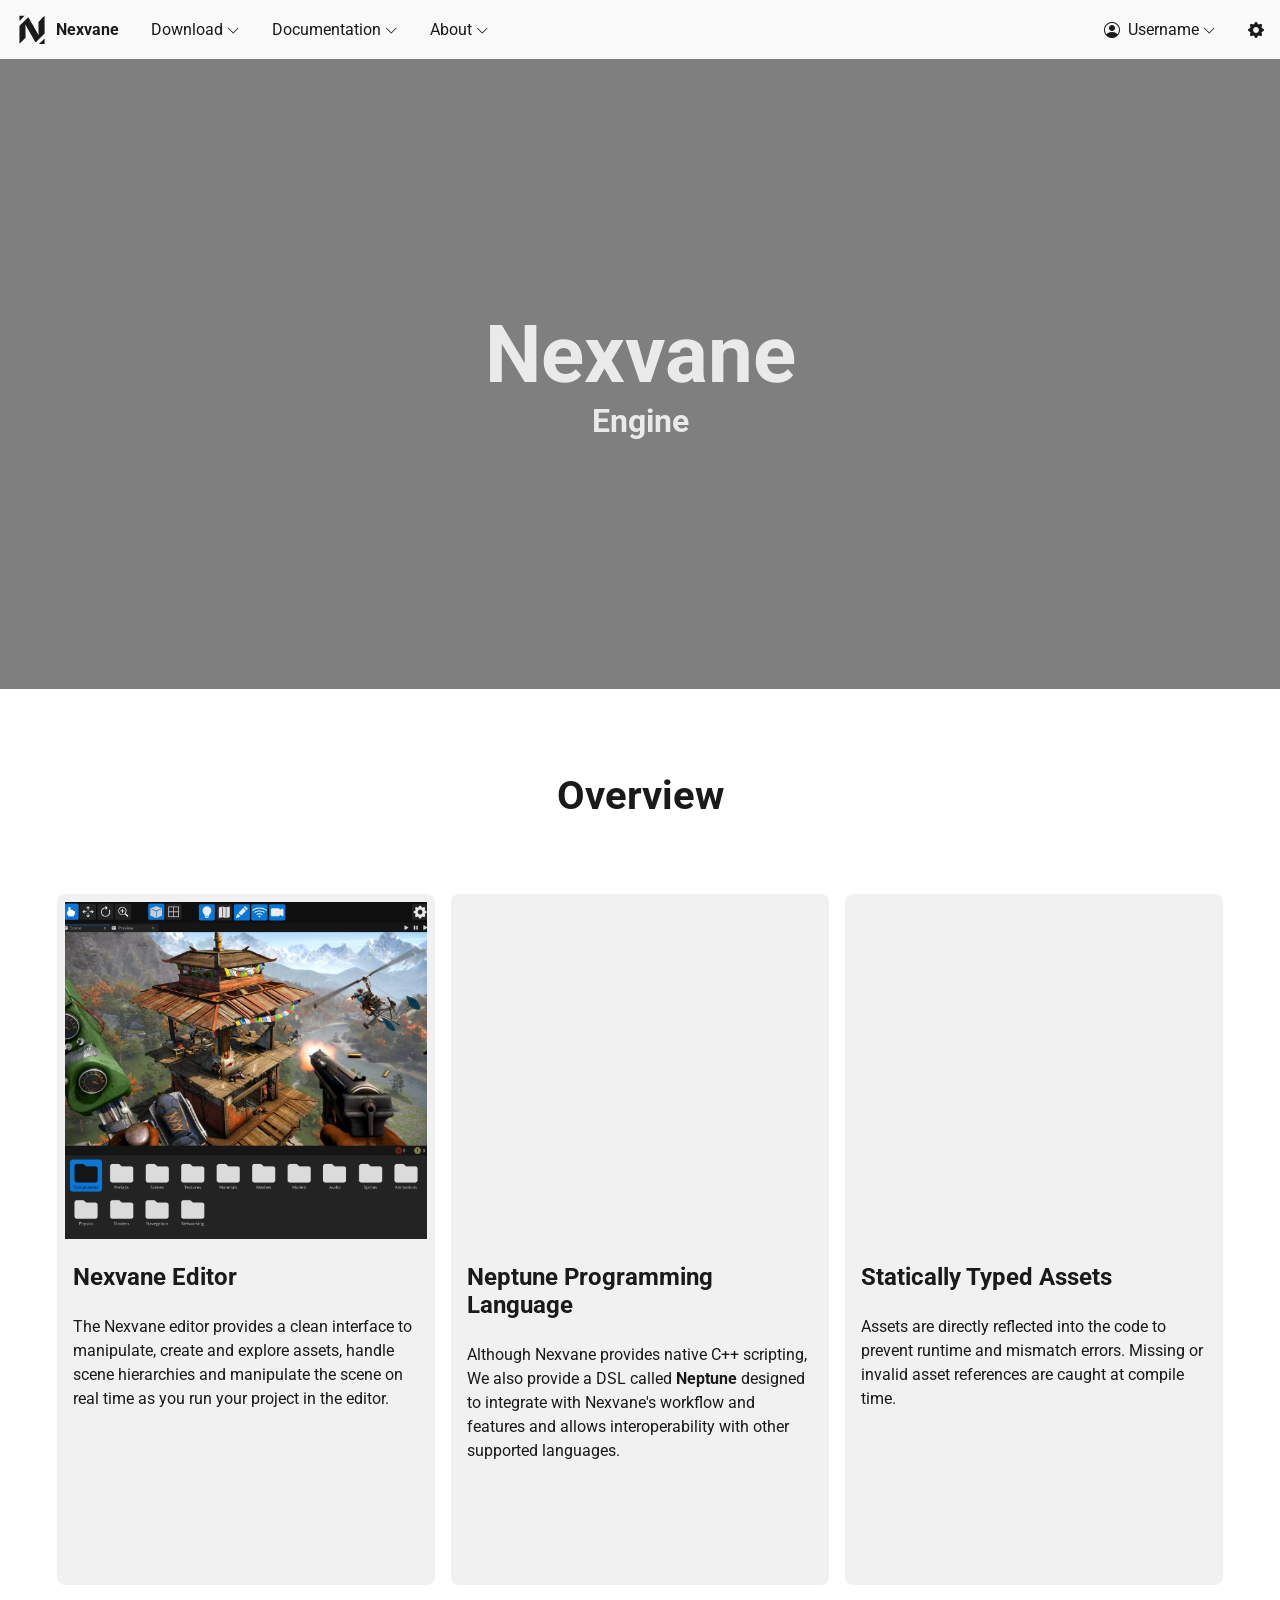
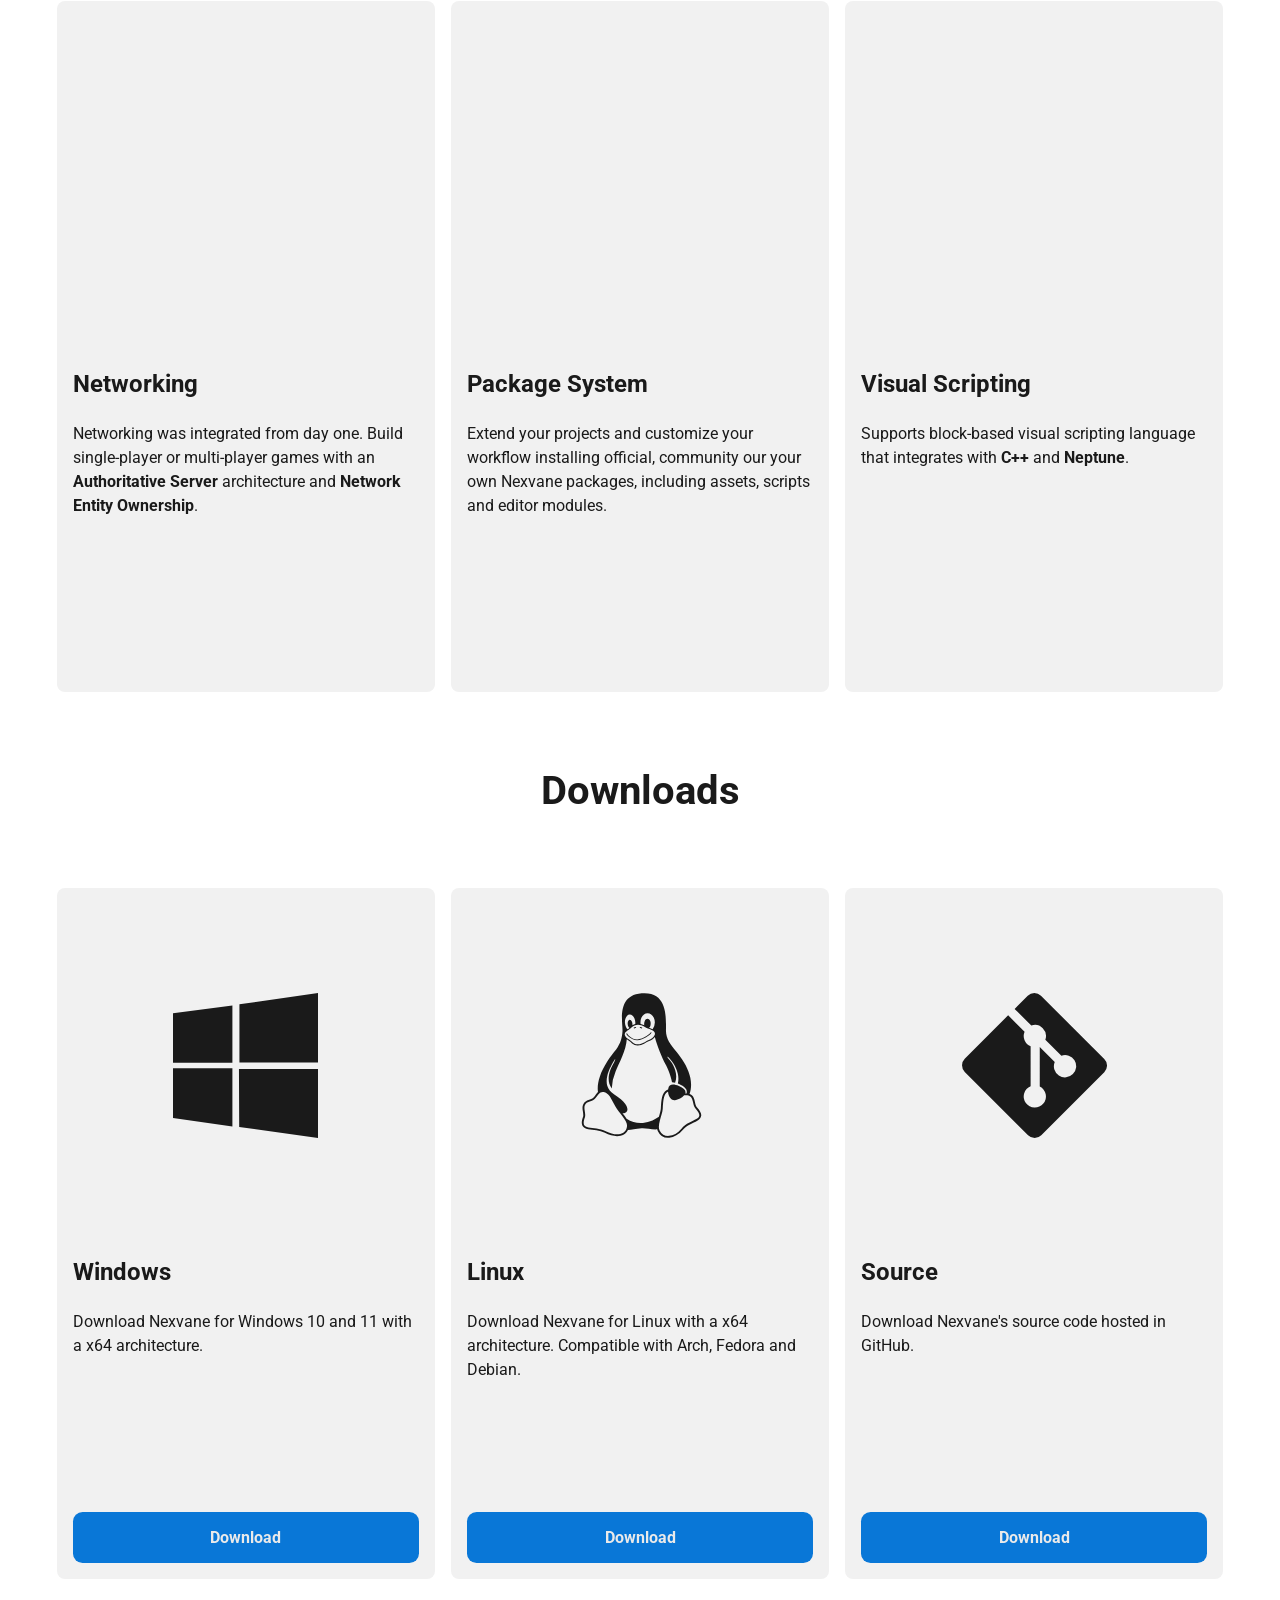
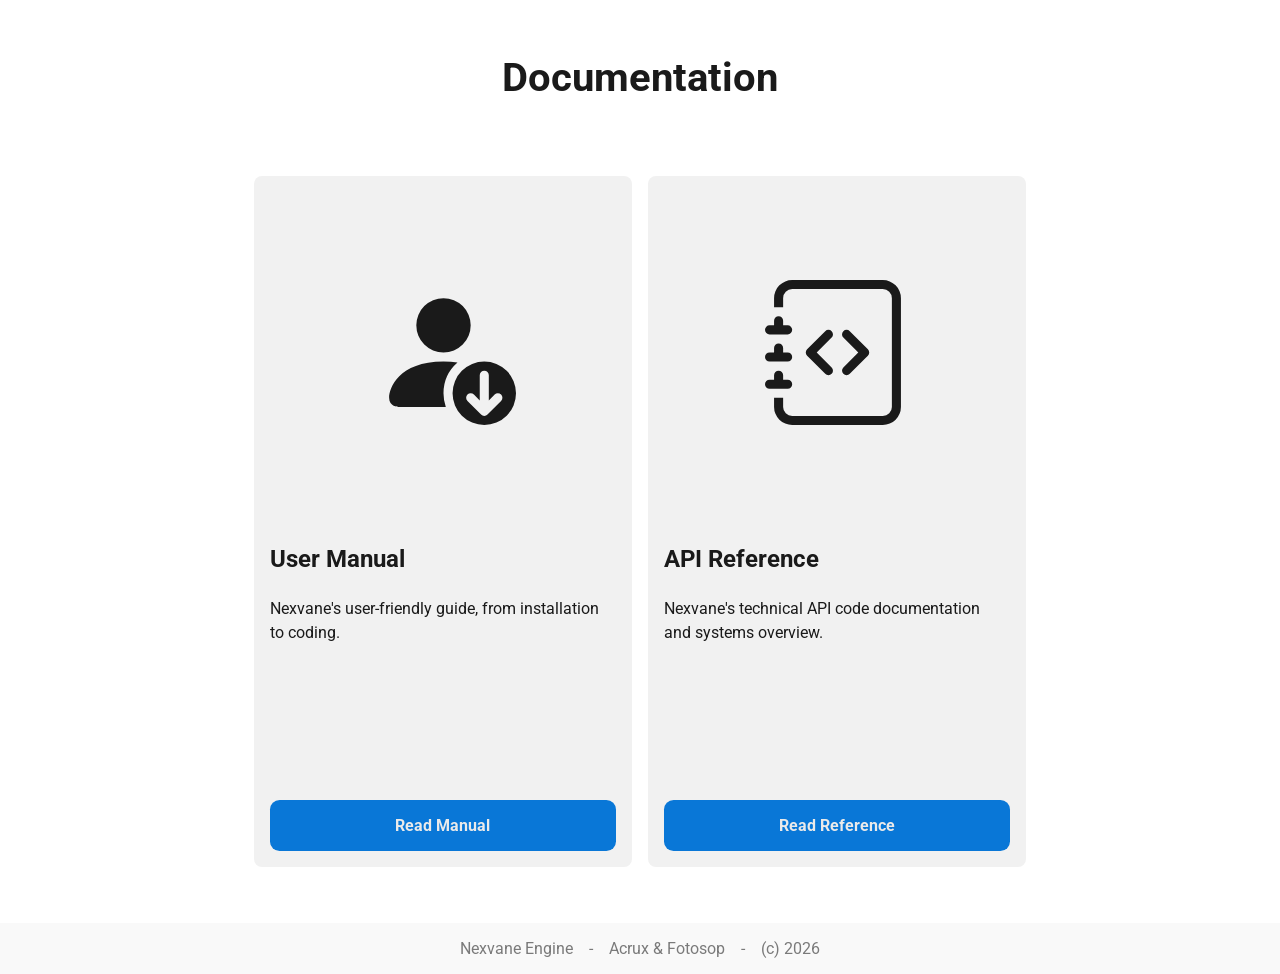
<file: index.html>
<html>
	<head>
		<meta charset="UTF-8">
		<meta name="viewport" content="width=device-width, initial-scale=1.0">
		<!-- How many directories deep this file lives, as a relative
		     prefix — '' at the project root, '../' one level down (e.g.
		     about/engine.html), '../../' two levels down, etc. Every
		     script that builds a link/asset path (nav, sidebar, search)
		     reads this instead of assuming the site is hosted at a
		     domain's root, so the same scripts work unmodified whether
		     this is served from a root domain, a sub-path, or opened
		     straight from disk. -->
		<script>window.SITE_BASE = '';</script>
		<!-- This page's own lang JSON sidecar (see scripts/lang.js for
		     why this can't just be derived from the URL). -->
		<script>window.PAGE_LANG_JSON = 'index.json';</script>
		<link rel="preconnect" href="https://fonts.googleapis.com">
		<link rel="preconnect" href="https://fonts.gstatic.com" crossorigin>
		<link href="https://fonts.googleapis.com/css2?family=Roboto:ital,wght@0,100..900;1,100..900&display=swap" rel="stylesheet">

		<link rel="stylesheet" href="https://cdn.jsdelivr.net/npm/bootstrap-icons@1.13.1/font/bootstrap-icons.min.css">

		<link rel="stylesheet" href="styles/base.css"/>
		<link rel="stylesheet" href="styles/index.css"/>
		<title>Nexvane Engine</title>
	</head>

	<body>
		<nexvane-nav></nexvane-nav>

		<main>
			<div class="banner darkened-banner" id="index-banner">
				<p class="banner-title">Nexvane</p>
				<p class="banner-subheading">Engine</p>
			</div>

			<div class="padded">
				<h1 lang="section-overview">Overview</h1>
				<div class="card-container" id="card-container-main">
					<div class="card">
						<div class="card-top" id="card-image-editor"></div>
						<div class="card-bottom">
							<p class="card-title" lang="card-editor-title"></p>
							<p class="card-text" lang="card-editor-description"></p>
						</div>
					</div>
					<div class="card">
						<div class="card-top" id="card-image-neptune"></div>
						<div class="card-bottom">
							<p class="card-title" lang="card-neptune-title"></p>
							<p class="card-text" lang="card-neptune-description"></p>
						</div>
					</div>
					<div class="card">
						<div class="card-top" id="card-image-assets"></div>
						<div class="card-bottom">
							<p class="card-title" lang="card-sat-title"></p>
							<p class="card-text" lang="card-sat-description"></p>
						</div>
					</div>
					<div class="card">
						<div class="card-top" id="card-image-network"></div>
						<div class="card-bottom">
							<p class="card-title" lang="card-net-title"></p>
							<p class="card-text" lang="card-net-description"></p>
						</div>
					</div>
					<div class="card">
						<div class="card-top" id="card-image-packages"></div>
						<div class="card-bottom">
							<p class="card-title" lang="card-packages-title"></p>
							<p class="card-text" lang="card-packages-description"></p>
						</div>
					</div>
					<div class="card">
						<div class="card-top" id="card-image-vis"></div>
						<div class="card-bottom">
							<p class="card-title" lang="card-vis-title"></p>
							<p class="card-text" lang="card-vis-description"></p>
						</div>
					</div>
				</div>

				<h1 lang="section-downloads">Downloads</h1>

				<div class="card-container" id="card-container-downloads">
					<div class="card">
						<div class="card-top" id="card-image-windows"></div>
						<div class="card-bottom">
							<p class="card-title" lang="card-install-windows-title">Windows</p>
							<p class="card-text" lang="card-install-windows-description"></p>
							<a class="button" href="download/windows.html" lang="button-download">Download</a>
						</div>
					</div>
					<div class="card">
						<div class="card-top" id="card-image-linux"></div>
						<div class="card-bottom">
							<p class="card-title" lang="card-install-linux-title">Linux</p>
							<p class="card-text" lang="card-install-linux-description"></p>
							<a class="button" href="download/linux.html" lang="button-download">Download</a>
						</div>
					</div>
					<div class="card">
						<div class="card-top" id="card-image-git"></div>
						<div class="card-bottom">
							<p class="card-title" lang="card-install-source-title">Source</p>
							<p class="card-text" lang="card-install-source-description"></p>
							<a class="button" href="download/source.html" lang="button-download">Download</a>
						</div>
					</div>
				</div>

				<h1 lang="section-documentation">Manual and References</h1>
				<div class="card-container" id="card-container-docs">
					<div class="card">
						<div class="card-top" id="card-image-manual-user"></div>
						<div class="card-bottom">
							<p class="card-title" lang="card-manual-title">User Manual</p>
							<p class="card-text" lang="card-manual-description"></p>
							<a class="button" href="manual.html" lang="card-manual-button">Read Manual</a>
						</div>
					</div>
					<div class="card">
						<div class="card-top" id="card-image-manual-api"></div>
						<div class="card-bottom">
							<p class="card-title" lang="card-reference-title">API Reference</p>
							<p class="card-text" lang="card-reference-description"></p>
							<a class="button" href="manual/api.html" lang="card-reference-button">Read Reference</a>
						</div>
					</div>
				</div>
			</div>
		</main>

		<nexvane-footer></nexvane-footer>

	</body>

	<script src="scripts/components/nav-footer.js"></script>
	<script src="scripts/theme.js"></script>
	<script src="scripts/lang.js"></script>
	<script src="scripts/components/lang-modal.js"></script>
	<script src="scripts/components/nav.js"></script>
</html>
</file>
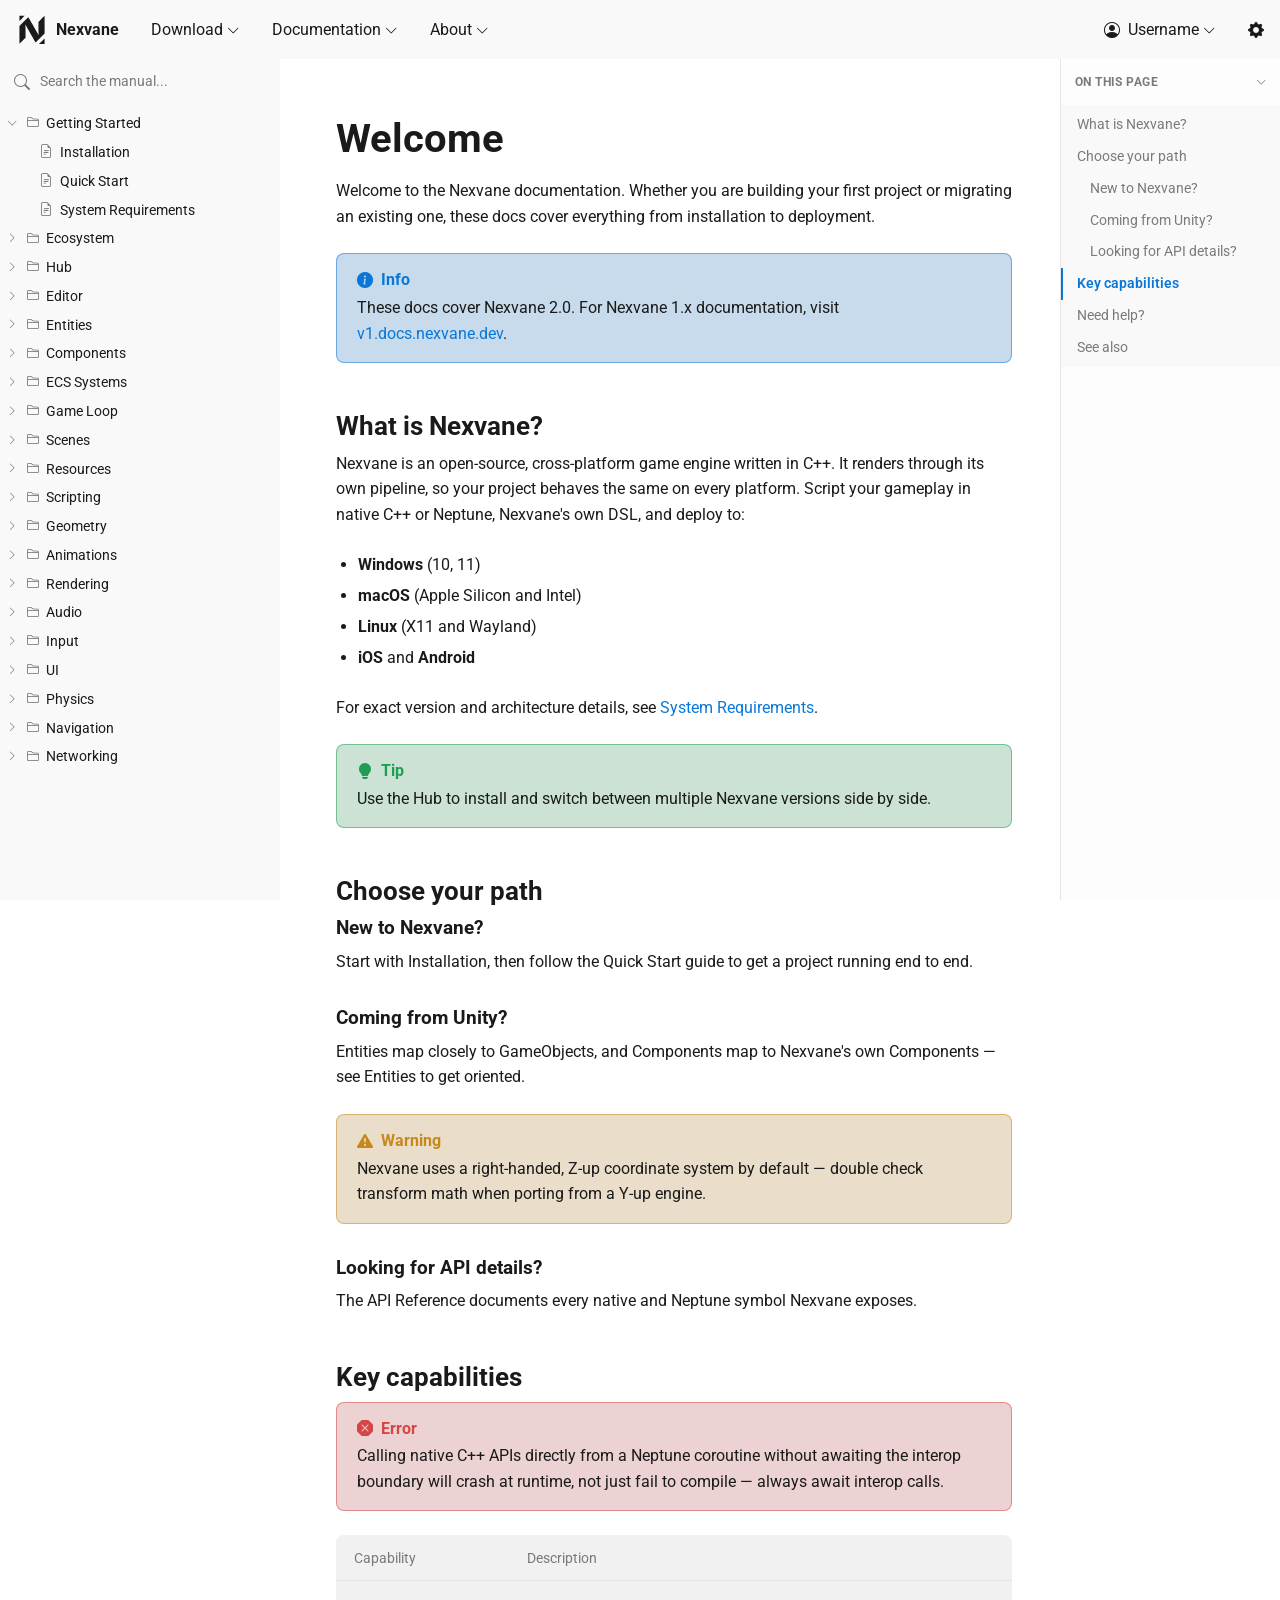
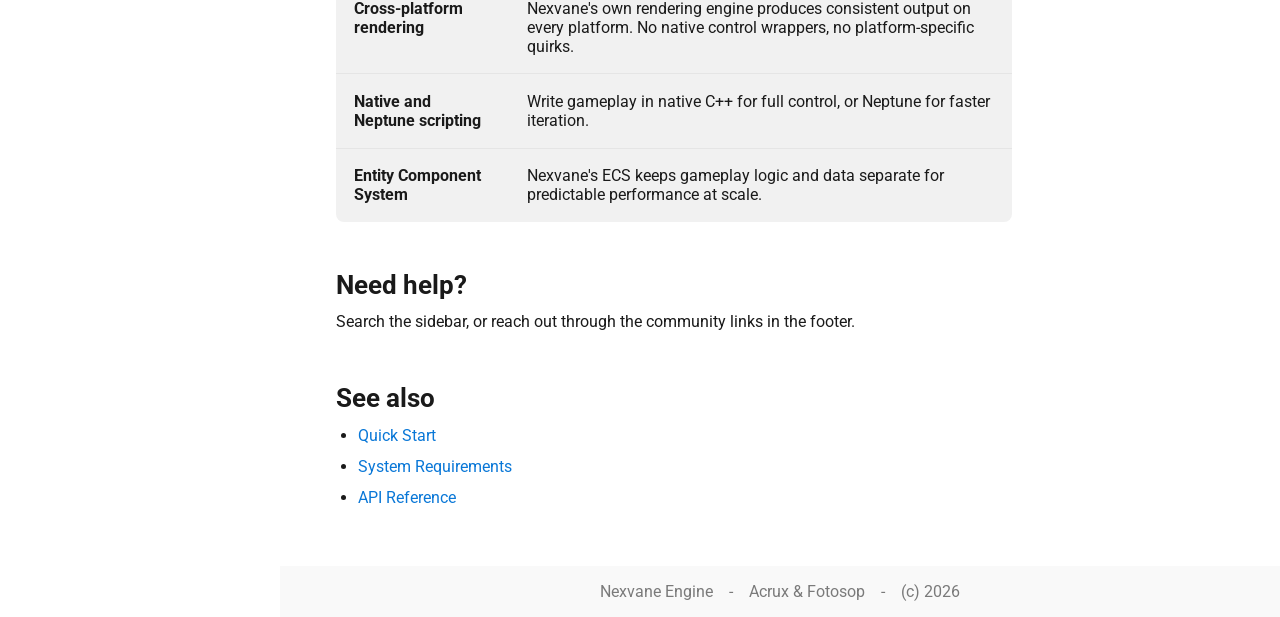
<file: manual.html>
<html>
	<head>
		<meta charset="UTF-8">
		<meta name="viewport" content="width=device-width, initial-scale=1.0">
		<!-- See index.html for what this is — this file is also at the
		     project root, so it's empty here too. -->
		<script>window.SITE_BASE = '';</script>
		<script>window.PAGE_LANG_JSON = 'manual.json';</script>
		<link rel="preconnect" href="https://fonts.googleapis.com">
		<link rel="preconnect" href="https://fonts.gstatic.com" crossorigin>
		<link href="https://fonts.googleapis.com/css2?family=Roboto:ital,wght@0,100..900;1,100..900&display=swap" rel="stylesheet">

		<link rel="stylesheet" href="https://cdn.jsdelivr.net/npm/bootstrap-icons@1.13.1/font/bootstrap-icons.min.css">

		<link rel="stylesheet" href="styles/base.css"/>

		<title>User Manual — Nexvane</title>
	</head>

	<body>
		<nexvane-nav></nexvane-nav>

		<div class="doc-layout">
			<nexvane-sidebar id="manual-sidebar" search-placeholder="Search the manual..."></nexvane-sidebar>

			<div class="doc-main">
				<div class="doc-content-row">
					<main class="doc-content">
						<h1 lang="manual-heading">Welcome</h1>
						<p lang="manual-intro">Welcome to the Nexvane documentation. Whether you are building your first project or migrating an existing one, these docs cover everything from installation to deployment.</p>

						<doc-callout type="info">
							<span lang="manual-callout-versions">These docs cover Nexvane 2.0. For Nexvane 1.x documentation, visit <a href="#">v1.docs.nexvane.dev</a>.</span>
						</doc-callout>

						<h2 lang="manual-what-heading">What is Nexvane?</h2>
						<p lang="manual-what-body">Nexvane is an open-source, cross-platform game engine written in C++. It renders through its own pipeline, so your project behaves the same on every platform. Script your gameplay in native C++ or Neptune, Nexvane's own DSL, and deploy to:</p>
						<ul>
							<li lang="manual-platform-windows"><b>Windows</b> (10, 11)</li>
							<li lang="manual-platform-macos"><b>macOS</b> (Apple Silicon and Intel)</li>
							<li lang="manual-platform-linux"><b>Linux</b> (X11 and Wayland)</li>
							<li lang="manual-platform-mobile"><b>iOS</b> and <b>Android</b></li>
						</ul>
						<p lang="manual-what-closing">For exact version and architecture details, see <a href="manual/getting-started/system-requirements.html">System Requirements</a>.</p>

						<doc-callout type="tip">
							<span lang="manual-callout-tip">Use the Hub to install and switch between multiple Nexvane versions side by side.</span>
						</doc-callout>

						<h2 lang="manual-path-heading">Choose your path</h2>
						<h3 lang="manual-path-new-heading">New to Nexvane?</h3>
						<p lang="manual-path-new-body">Start with Installation, then follow the Quick Start guide to get a project running end to end.</p>
						<h3 lang="manual-path-unity-heading">Coming from Unity?</h3>
						<p lang="manual-path-unity-body">Entities map closely to GameObjects, and Components map to Nexvane's own Components — see Entities to get oriented.</p>

						<doc-callout type="warning">
							<span lang="manual-callout-warning">Nexvane uses a right-handed, Z-up coordinate system by default — double check transform math when porting from a Y-up engine.</span>
						</doc-callout>

						<h3 lang="manual-path-api-heading">Looking for API details?</h3>
						<p lang="manual-path-api-body">The API Reference documents every native and Neptune symbol Nexvane exposes.</p>

						<h2 lang="manual-capabilities-heading">Key capabilities</h2>

						<doc-callout type="error">
							<span lang="manual-callout-error">Calling native C++ APIs directly from a Neptune coroutine without awaiting the interop boundary will crash at runtime, not just fail to compile — always await interop calls.</span>
						</doc-callout>

						<table>
							<thead>
								<tr>
									<th lang="manual-table-th-capability">Capability</th>
									<th lang="manual-table-th-description">Description</th>
								</tr>
							</thead>
							<tbody>
								<tr>
									<td lang="manual-table-row1-name">Cross-platform rendering</td>
									<td lang="manual-table-row1-desc">Nexvane's own rendering engine produces consistent output on every platform. No native control wrappers, no platform-specific quirks.</td>
								</tr>
								<tr>
									<td lang="manual-table-row2-name">Native and Neptune scripting</td>
									<td lang="manual-table-row2-desc">Write gameplay in native C++ for full control, or Neptune for faster iteration.</td>
								</tr>
								<tr>
									<td lang="manual-table-row3-name">Entity Component System</td>
									<td lang="manual-table-row3-desc">Nexvane's ECS keeps gameplay logic and data separate for predictable performance at scale.</td>
								</tr>
							</tbody>
						</table>

						<h2 lang="manual-help-heading">Need help?</h2>
						<p lang="manual-help-body">Search the sidebar, or reach out through the community links in the footer.</p>

						<h2 lang="manual-see-also-heading">See also</h2>
						<ul>
							<li><a href="manual/getting-started/quick-start.html" lang="manual-see-also-quick-start">Quick Start</a></li>
							<li><a href="manual/getting-started/system-requirements.html" lang="manual-see-also-requirements">System Requirements</a></li>
							<li><a href="manual/api.html" lang="manual-see-also-api">API Reference</a></li>
						</ul>
					</main>

					<doc-toc target=".doc-content"></doc-toc>
				</div>

				<nexvane-footer></nexvane-footer>
			</div>
		</div>
	</body>

	<script src="scripts/components/nav-footer.js"></script>
	<script src="scripts/theme.js"></script>
	<script src="scripts/lang.js"></script>
	<script src="scripts/components/lang-modal.js"></script>
	<script src="scripts/components/nav.js"></script>
	<script src="scripts/components/search.js"></script>
	<script src="scripts/components/sidebar.js"></script>
	<script src="scripts/components/doc-callout.js"></script>
	<script src="scripts/components/doc-toc.js"></script>
	<script src="scripts/manual/sidebar.js"></script>
	<script src="scripts/manual/search.js"></script>
</html>
</file>
<file: styles/base.css>
body {
	margin: 0;
	padding: 0;
	box-sizing: border-box;
}
html {
	scroll-behavior: smooth;
}
:root {
	color-scheme: light dark;
	--bg-base: light-dark(#FFFFFF, #0a0a0a);
	--bg-surface: light-dark(#F9F9F9, #0f0f0f);
	--bg-elevated: light-dark(#F1F1F1, #151515);
	--bg-hover: light-dark(#E5E5E5, #1f1f1f);

	--fg: light-dark(var(--fg-dark), var(--fg-light));
	--fg-mute: light-dark(var(--fg-mute-dark), var(--fg-mute-light));
	--bg-accent: light-dark(#0977d7, #0977d7);
	--bg-accent-hover: color-mix(in srgb, var(--bg-accent), black 25%);
	--bg-accent-click: color-mix(in srgb, var(--bg-accent), black 45%);
	--fg-inv: light-dark(var(--fg-light), var(--fg-dark));
	--fg-mute-inv: light-dark(var(--fg-mute-light), var(--fg-mute-dark));
	--fg-light: #EAEAEA;
	--fg-dark: #1A1A1A;
	--fg-mute-light: #5A5A5A;
	--fg-mute-dark: #7A7A7A;

	--nav-button-padding: 1rem;
	--nav-button-inside-gap: .5rem;
	--content-pad: 3.5rem;
	--padded-gap: 3rem;
	--card-container-gap: 1rem;
	--card-bottom-padding: .5rem;
	--card-border-radius: .5rem;
	--button-padding: 1rem;
	--button-border-radius: .6rem;
	--nav-height: 4rem; /* corrected at runtime by nav.js to the real value */
}
:root[data-theme="light"] {
	color-scheme: light;
}
:root[data-theme="dark"] {
	color-scheme: dark;
}

* {
	transition: background-color 0.2s ease, color 0.2s ease;
}

.padded {
	display: flex;
	flex-direction: column;
	padding: var(--content-pad);
	gap: var(--padded-gap);
}
body {
	background-color: var(--bg-base);
	color: var(--fg);
	font-family: "Roboto", sans-serif;
	font-optical-sizing: auto;
	font-weight: normal;
	font-style: normal;
	font-variation-settings: "wdth" 100;
}
/* Reusable <nexvane-nav>/<nexvane-footer> wrapper tags (see
   scripts/components/nav-footer.js) should be invisible to layout —
   the real <nav> and <footer> they render stay direct visual children
   of <body>. */
nexvane-nav,
nexvane-footer {
	display: contents;
}

nav {
	top: 0;
	z-index: 10000;
	position: sticky;
	background-color: var(--bg-surface);
	display: flex;
	flex-direction: row;
	justify-content: space-between;
	user-select: none;
}
/* .nav-topbar, .nav-links and .nav-right are structural wrappers only.
   On desktop they stay display:contents so their children behave exactly
   like direct flex children of <nav>, reproducing the original layout
   pixel-for-pixel. They only become real boxes on mobile (see media query). */
.nav-topbar,
.nav-menu,
.nav-links,
.nav-right {
	display: contents;
}
.nav-right > :first-child {
	margin-left: auto;
}
nav .nav-hamburger {
	display: none;
}

/* --- LOGO ---
   One SVG, colored via CSS mask + background-color (same technique as
   the download/manual card icons in index.css) instead of two separate
   light/dark PNGs — background-color inherits the already
   theme-aware --fg variable, so light/dark mode "just works" without
   swapping image files or crossfading between them. */
.nav-logo-mark {
	width: 2rem;
	height: 2rem;
	flex-shrink: 0;
	background-color: var(--fg);
	-webkit-mask: url("../img/logo/nexvane-logo.svg") center / contain no-repeat;
	mask: url("../img/logo/nexvane-logo.svg") center / contain no-repeat;
}

.nav-button {
	display: flex;
	flex-direction: row;
	align-items: center;
	gap: var(--nav-button-inside-gap);
	padding: .85rem var(--nav-button-padding);
	position: relative;
	color: inherit;
	text-decoration: none;
}
/* <p> keeps its default user-agent margin otherwise — invisible on
   desktop where the nav's own fixed height already clips it, but on
   mobile each stacked row sizes to its content, so that margin turns
   into a large, obviously-unintended gap between rows. */
.nav-button p {
	margin: 0;
}
.nav-button:hover {
	background-color: var(--bg-hover);
	cursor: pointer;
}
.nav-button-icon {
	margin-right: .5rem;
}
/* --- DROPDOWN CSS --- */
.dropdown-content {
	display: none;
	flex-direction: column;
	position: absolute;
	top: 100%;
	left: 0;
	background-color: var(--bg-elevated);
	min-width: 200px;
	box-shadow: 0px 8px 16px 0px rgba(0, 0, 0, 0.5);
	z-index: 100;
}
.dropdown-right {
	left: auto;
	right: 0;
}
.nav-button:hover .dropdown-content {
	display: flex;
}
.dropdown-content a {
	color: var(--fg);
	padding: 1rem var(--nav-button-padding);
	text-decoration: none;
	font-size: 0.95rem;
}
.dropdown-content a:hover {
	background-color: var(--bg-hover);
}
/* --- BANNER --- */
.banner {
	height: 70vh;
	background-position: center;
	background-size: cover;
	background-repeat: no-repeat;
	display: flex;
	flex-direction: column;
	justify-content: center;
	align-items: center;
}
.banner > p {
	padding: 0;
	margin: 0;
	user-select: none;
	color: var(--fg-light);
}
.darkened-banner {
	background-color: rgba(0, 0, 0, 0.5);
	background-blend-mode: darken;
}
.banner-title {
	font-weight: bolder;
	font-size: 5rem;
}
.banner-subheading {
	font-weight: bold;
	font-size: 2rem;
}
/*--- CARDS ---*/
.card-container {
	display: grid;
	gap: var(--card-container-gap);
	justify-content: center;
	grid-template-columns: repeat(auto-fit, minmax(min(100%, 320px), calc(33.333% - 0.7rem)));
}
.card {
	padding: .5rem;
	display: grid;
	grid-template-rows: repeat(2, 1fr);
	grid-template-columns: 1fr;
	height: 75vh;
	background-color: var(--bg-elevated);
	border-radius: var(--card-border-radius);
	transition: transform 0.2s ease, background-color 0.2s ease;
}
.card:hover {
	background-color: var(--bg-hover);
	cursor: pointer;
	user-select: none;
	transform: scale(1.01);
}
.card-top {
	background-position: center;
	background-size: cover;
	background-repeat: no-repeat;
}
.card-bottom {
	padding: var(--card-bottom-padding);
	gap: var(--card-bottom-padding);
	display: flex;
	flex-direction: column;
}
.card-text {
	margin: 0;
	line-height: 1.5;
}
.card-title {
	font-size: 1.5rem;
	font-weight: bold;
	margin: 1rem 0 1rem 0;
}
/*--- BUTTONS ---*/
.button {
	color: var(--fg-inv);
	font-weight: bold;
	background-color: var(--bg-accent);
	text-decoration: none;
	padding: var(--button-padding);
	border-radius: var(--button-border-radius);
	text-align: center;
	margin-top: auto;
}
.button:hover {
	background-color: var(--bg-accent-hover);
	color: var(--fg);
}
.button:active {
	background-color: var(--bg-accent-click);
}
h1 {
	font-size: 2.5rem;
	align-self: center;
}

/*--- FOOTER ---*/
footer
{
	background-color: var(--bg-surface);
	display: flex;
	flex-direction: row;
	justify-content: center;
}

.dashed-text-div
{
	color: var(--fg-mute);
	display: flex;
	flex-direction: row;
	gap: 1rem;
}

.dashed-text-div > * + *::before
{
	content: "-";
	margin-right: 1rem;
}

/* =========================================================
   DOC LAYOUT (sidebar + content + footer)
   A reusable two-column layout for docs-style pages: a
   navbar-styled sidebar (search box + collapsible node/leaf
   tree — see the SIDEBAR block below, it's a separate,
   generic component, not docs-specific) sticks below the
   navbar and scrolls independently, next to a content column
   that ends in the footer — the footer sits under the content
   only, not full-bleed, and is in normal document flow (not
   sticky).
   ========================================================= */

.doc-layout {
	display: flex;
	align-items: flex-start;
}

/* =========================================================
   LANGUAGE MODAL (generic — see scripts/components/lang-modal.js)
   ========================================================= */

.lang-modal-overlay {
	position: fixed;
	inset: 0;
	z-index: 20000;
	/* display:none by default; JS toggles the hidden attribute to show
	   it. This can't just be one unconditional `display: flex` — an
	   author-level display declaration always overrides the browser's
	   own [hidden]{display:none} rule (author CSS beats UA stylesheet
	   regardless of specificity), which would make `hidden = true` a
	   no-op and the modal impossible to close. */
	display: none;
	align-items: center;
	justify-content: center;
	background-color: rgba(0, 0, 0, 0.5);
	padding: 1rem;
}
.lang-modal-overlay:not([hidden]) {
	display: flex;
}
.lang-modal {
	width: 100%;
	max-width: 320px;
	background-color: var(--bg-elevated);
	border-radius: var(--card-border-radius);
	box-shadow: 0px 8px 16px 0px rgba(0, 0, 0, 0.5);
	overflow: hidden;
}
.lang-modal-header {
	display: flex;
	align-items: center;
	justify-content: space-between;
	padding: 1rem 1.25rem;
}
.lang-modal-header p {
	font-weight: bold;
	margin: 0;
}
.lang-modal-close {
	display: flex;
	align-items: center;
	justify-content: center;
	background: none;
	border: none;
	color: var(--fg-mute);
	font-size: 1rem;
	cursor: pointer;
	padding: .25rem;
	border-radius: var(--button-border-radius);
}
.lang-modal-close:hover {
	background-color: var(--bg-hover);
	color: var(--fg);
}
.lang-modal-options {
	display: flex;
	flex-direction: column;
	padding: 0 0 .5rem 0;
}
.lang-modal-option {
	display: flex;
	align-items: center;
	justify-content: space-between;
	width: 100%;
	box-sizing: border-box;
	padding: .75rem 1.25rem;
	background: none;
	border: none;
	font: inherit;
	font-size: .95rem;
	color: var(--fg);
	text-align: left;
	cursor: pointer;
}
.lang-modal-option:hover {
	background-color: var(--bg-hover);
}
.lang-modal-check {
	color: var(--bg-accent);
	opacity: 0;
}
.lang-modal-option.active .lang-modal-check {
	opacity: 1;
}



.sidebar {
	position: sticky;
	top: var(--nav-height);
	flex-shrink: 0;
	width: 280px;
	height: calc(100vh - var(--nav-height));
	display: flex;
	flex-direction: column;
	background-color: var(--bg-surface);
}

.sidebar-search {
	position: relative;
	display: flex;
	align-items: center;
	gap: .5rem;
	padding: 0 .85rem;
	height: 2.85rem;
	flex-shrink: 0;
	color: var(--fg-mute);
}
.sidebar-search input {
	flex: 1;
	min-width: 0;
	background: none;
	border: none;
	outline: none;
	color: var(--fg);
	font: inherit;
	font-size: .9rem;
}
.sidebar-search input::placeholder {
	color: var(--fg-mute);
}
/* Suggestions float below the search box instead of pushing the tree
   down, so results can come from any registered SiteSearch entries —
   not just this sidebar's own tree. */
.sidebar-search-results {
	position: absolute;
	top: 100%;
	left: 0;
	right: 0;
	z-index: 20;
	background-color: var(--bg-elevated);
	box-shadow: 0 8px 20px rgba(0, 0, 0, 0.35);
	max-height: 60vh;
	overflow-y: auto;
}
.sidebar-search-result {
	display: flex;
	flex-direction: column;
	gap: .1rem;
	padding: .5rem .85rem;
	color: var(--fg);
	text-decoration: none;
}
.sidebar-search-result:hover {
	background-color: var(--bg-hover);
}
.sidebar-search-result-title {
	font-size: .85rem;
}
.sidebar-search-result-desc {
	font-size: .75rem;
	color: var(--fg-mute);
}

.sidebar-tree {
	flex: 1;
	overflow-y: auto;
	padding: .25rem 0;
	/* Reserve the scrollbar's own space up front (rather than only once
	   the tree is tall enough to need it) so rows never have to resize
	   or sit flush against a track that just popped in. */
	scrollbar-gutter: stable;
	scrollbar-width: thin;
	scrollbar-color: var(--bg-hover) transparent;
}
.sidebar-tree::-webkit-scrollbar {
	width: 8px;
}
.sidebar-tree::-webkit-scrollbar-track {
	background: transparent;
}
.sidebar-tree::-webkit-scrollbar-thumb {
	background-color: var(--bg-hover);
	border-radius: 4px;
}

.sidebar-tree-list {
	list-style: none;
	margin: 0;
	padding: 0;
}
/* Only nested lists indent — each level of nesting shifts its own
   children further right. Rows without a chevron reserve the same
   width via .sidebar-tree-spacer (below), so this indentation is the
   ONLY thing that changes with depth — a child's icon always sits to
   the right of its parent's, never level with or before it. */
.sidebar-tree-list .sidebar-tree-list {
	padding-left: .85rem;
}

/* Each row is chevron-hit (toggle) + link (navigate), side by side, so
   a node can both expand/collapse AND go to its own page — the chevron
   is a small dedicated hit target, the label is the rest of the row.
   Hover is on the row so either half lights up the whole row. */
.sidebar-tree-row {
	display: flex;
	align-items: stretch;
	width: 100%;
}
.sidebar-tree-row:hover {
	background-color: var(--bg-hover);
}
.sidebar-tree-chevron-hit,
.sidebar-tree-spacer {
	flex-shrink: 0;
	width: 1.5rem;
}
.sidebar-tree-chevron-hit {
	display: flex;
	align-items: center;
	justify-content: center;
	background: none;
	border: none;
	color: var(--fg-mute);
	cursor: pointer;
}
.sidebar-tree-chevron {
	font-size: .65rem;
	transition: transform 0.15s ease;
}
.sidebar-tree-chevron-hit[aria-expanded="true"] .sidebar-tree-chevron {
	transform: rotate(90deg);
}
.sidebar-tree-link {
	flex: 1;
	min-width: 0;
	display: flex;
	align-items: center;
	gap: .4rem;
	padding: .4rem .75rem .4rem .1rem;
	color: var(--fg);
	text-decoration: none;
	background: none;
	border: none;
	font: inherit;
	font-size: .88rem;
	text-align: left;
	cursor: pointer;
}
.sidebar-tree-icon {
	flex-shrink: 0;
	font-size: .85rem;
	color: var(--fg-mute);
}
/* The exact page you're on: full row highlight (covers the chevron too,
   when there is one — a leaf's link is the row's only child anyway, so
   this still just colors that one element for leafs). */
.sidebar-tree-row.active {
	background-color: var(--bg-hover);
}
.sidebar-tree-row.active .sidebar-tree-link,
.sidebar-tree-row.active .sidebar-tree-icon {
	color: var(--bg-accent);
}
/* A section that CONTAINS the active page: a lighter touch (just the
   icon), so you can see which part of the tree you're in without it
   competing with the one row that's actually "you are here". */
.sidebar-tree-row.ancestor-active > .sidebar-tree-link > .sidebar-tree-icon {
	color: var(--bg-accent);
}

.doc-main {
	flex: 1;
	min-width: 0;
	display: flex;
	flex-direction: column;
}
.doc-content {
	display: flex;
	flex-direction: column;
	padding: var(--content-pad);
}

/* =========================================================
   DOC CONTENT (headings, prose, callouts, tables, TOC — the
   visual language for writing documentation pages, all scoped
   to .doc-content so it never touches the marketing page's own
   h1 usage elsewhere on the site).
   ========================================================= */

/* Spacing: a flat `gap` on .doc-content gave every pair of
   elements the same large space, so a heading looked just as
   far from ITS OWN paragraph as from the next section entirely
   — nothing read as "grouped". Margins let that differ: tight
   right under a heading, roomy before the next h2/h3. */
.doc-content > * {
	margin: 0;
}
.doc-content > * + * {
	margin-top: 1.5rem;
}
.doc-content > h2 {
	margin-top: 3rem;
}
.doc-content > h3 {
	margin-top: 2rem;
}
.doc-content > h1 + * {
	margin-top: 1rem;
}
.doc-content > h2 + *,
.doc-content > h3 + * {
	margin-top: .6rem;
}

.doc-content h1,
.doc-content h2,
.doc-content h3 {
	scroll-margin-top: calc(var(--nav-height) + 1rem);
}
.doc-content h1 {
	font-size: 2.5rem;
	align-self: flex-start;
}
.doc-content h2 {
	font-size: 1.65rem;
}
.doc-content h3 {
	font-size: 1.2rem;
}
.doc-content p {
	line-height: 1.6;
}
.doc-content ul,
.doc-content ol {
	padding-left: 1.4rem;
	line-height: 1.6;
}
.doc-content li + li {
	margin-top: .35rem;
}
.doc-content a {
	color: var(--bg-accent);
	text-decoration: none;
}
.doc-content a:hover {
	text-decoration: underline;
}

/* --- Callout / admonition boxes: scripts/components/doc-callout.js ---
   Blended against --bg-elevated (not "transparent") so the tint stays
   clearly visible even against a near-black page background — a
   low-opacity color mixed toward transparent barely shifts anything
   when the base it's sitting on is already almost black. */
.doc-callout {
	--callout-color: var(--bg-accent);
	display: flex;
	flex-direction: column;
	gap: .35rem;
	padding: 1rem 1.25rem;
	border-radius: var(--card-border-radius);
	border: 1px solid color-mix(in srgb, var(--callout-color) 50%, transparent);
	background-color: color-mix(in srgb, var(--callout-color) 18%, var(--bg-elevated));
}
.doc-callout[type="tip"] {
	--callout-color: #1f9d55;
}
.doc-callout[type="warning"] {
	--callout-color: #c88719;
}
.doc-callout[type="error"] {
	--callout-color: #d64545;
}
.doc-callout-label {
	display: flex;
	align-items: center;
	gap: .5rem;
	font-weight: bold;
	color: var(--callout-color);
}
.doc-callout-body {
	color: var(--fg);
	line-height: 1.6;
}
.doc-callout-body > :first-child {
	margin-top: 0;
}
.doc-callout-body > :last-child {
	margin-bottom: 0;
}

/* --- Tables ---
   border-collapse:collapse fights border-radius (collapsed borders
   render on a layer the table's own corner-clipping doesn't reliably
   catch, especially on the last row) — border-collapse:separate with
   zero spacing gets the same visual seam between rows while keeping
   the rounded corners intact. Row background uses --bg-elevated, not
   --bg-surface — the latter is only 5/255 brighter than the page
   background, which read as no card at all. */
.doc-content table {
	width: 100%;
	border-collapse: separate;
	border-spacing: 0;
	border-radius: var(--card-border-radius);
	overflow: hidden;
}
.doc-content th {
	text-align: left;
	background-color: var(--bg-elevated);
	color: var(--fg-mute);
	font-weight: normal;
	font-size: .85rem;
	padding: .9rem 1.1rem;
}
.doc-content td {
	padding: 1.1rem;
	border-top: 1px solid var(--bg-hover);
	background-color: var(--bg-elevated);
	vertical-align: top;
}
.doc-content td:first-child {
	font-weight: bold;
}

.doc-content-row {
	display: flex;
	flex-direction: row;
	align-items: flex-start;
	gap: var(--padded-gap);
}
.doc-content-row > .doc-content {
	flex: 1;
	min-width: 0;
	padding: var(--content-pad) 0 var(--content-pad) var(--content-pad);
}

/* --- "On this page" TOC: scripts/components/doc-toc.js ---
   Mirrors the left <sidebar>'s own layout language (sticky, flush
   under the nav, full viewport height, internal scroll) rather than
   floating as a separate rounded card — the two read as one family
   instead of the sidebar being "real" and the TOC being a tooltip
   that happens to sit still. The one deliberate difference: the
   background stays semi-transparent (see .doc-toc-panel below) since
   an opaque panel this size, this close to the sidebar, reads as a
   second competing nav rather than a lightweight companion to the
   content.

   <doc-toc> itself only ever handles POSITION (sticky column, full
   height — see the responsive overrides below for how that collapses
   once there's no room for a third column). .doc-toc-panel only ever
   handles APPEARANCE (background, borders). Keeping those separate is
   what makes the narrow-viewport version a one-property-at-a-time
   change instead of a second copy of the whole component. */
doc-toc {
	display: block;
	position: sticky;
	top: var(--nav-height);
	/* Defensively low: sticky elements with no z-index of their own can
	   behave inconsistently across browsers as they scroll past other
	   positioned content — this guarantees the nav (z-index 10000)
	   always wins regardless. */
	z-index: 1;
	flex-shrink: 0;
	width: 220px;
	box-sizing: border-box;
	height: calc(100vh - var(--nav-height));
}
.doc-toc-panel {
	display: flex;
	flex-direction: column;
	height: 100%;
	box-sizing: border-box;
	border-left: 1px solid var(--bg-hover);
	/* Semi-transparent rather than a solid fill like the sidebar's —
	   this column is a secondary, at-a-glance aid, not a second place
	   to navigate from, so it shouldn't compete at the same visual
	   weight. Blurred so scrolling content behind it reads as tinted
	   rather than as raw visual noise through a hard-edged cutout. */
	background-color: color-mix(in srgb, var(--bg-surface) 40%, transparent);
	backdrop-filter: blur(6px);
	-webkit-backdrop-filter: blur(6px);
	overflow: hidden;
}
.doc-toc-summary {
	display: flex;
	align-items: center;
	justify-content: space-between;
	gap: .5rem;
	height: 2.85rem;
	padding: 0 .85rem;
	cursor: pointer;
	user-select: none;
	flex-shrink: 0;
}
.doc-toc-summary:hover {
	background-color: var(--bg-hover);
}
/* Hide the browser's own disclosure triangle — the chevron icon
   below is the one and only toggle indicator. */
.doc-toc-summary::-webkit-details-marker {
	display: none;
}
.doc-toc-summary::marker {
	content: "";
}
.doc-toc-heading {
	font-size: .75rem;
	font-weight: bold;
	letter-spacing: .04em;
	text-transform: uppercase;
	color: var(--fg-mute);
}
.doc-toc-chevron {
	font-size: .65rem;
	color: var(--fg-mute);
	flex-shrink: 0;
	transition: transform 0.15s ease;
}
.doc-toc-panel[open] > .doc-toc-summary .doc-toc-chevron {
	transform: rotate(90deg);
}
.doc-toc-nav {
	flex: 1;
	min-height: 0;
	overflow-y: auto;
	padding: .25rem 0;
	scrollbar-gutter: stable;
	scrollbar-width: thin;
	scrollbar-color: var(--bg-hover) transparent;
}
.doc-toc-nav::-webkit-scrollbar {
	width: 8px;
}
.doc-toc-nav::-webkit-scrollbar-track {
	background: transparent;
}
.doc-toc-nav::-webkit-scrollbar-thumb {
	background-color: var(--bg-hover);
	border-radius: 4px;
}
.doc-toc-list {
	list-style: none;
	margin: 0;
	padding: 0;
}
.doc-toc-list .doc-toc-list {
	padding-left: .85rem;
}
.doc-toc-link {
	display: block;
	padding: .4rem .85rem;
	border-left: 2px solid transparent;
	color: var(--fg-mute);
	text-decoration: none;
	font-size: .85rem;
	line-height: 1.4;
}
.doc-toc-link:hover {
	background-color: var(--bg-hover);
	color: var(--fg);
}
.doc-toc-link.active {
	color: var(--bg-accent);
	border-left-color: var(--bg-accent);
	font-weight: 600;
}

/* =========================================================
   RESPONSIVE / MOBILE OVERRIDES
   Everything above this point defines the desktop (and base)
   appearance and is left untouched. Everything below only
   applies at smaller viewport widths and adapts layout,
   spacing and the nav into a collapsible mobile menu.
   ========================================================= */

@media (max-width: 1200px) {
	/* The right-side "on this page" column needs real room alongside
	   BOTH the left sidebar and the main content — sidebar (280px)
	   plus TOC (260px) plus padding/gaps eats well over half of an
	   860px-wide viewport, leaving the content column squeezed down
	   to almost nothing. Rather than just dropping the TOC (which
	   loses it entirely on every phone and tablet), it moves out of
	   the row and becomes an ordinary block ahead of the content —
	   same <details> panel, just no longer pinned to a column. */
	.doc-content-row {
		flex-direction: column;
		/* The row's default align-items:flex-start (needed on desktop so
		   the TOC column doesn't stretch to the tallest sibling) means a
		   stacked child sizes to its own content width instead of
		   filling the line — without this override the TOC panel here
		   would end up only as wide as its text, not the full column. */
		align-items: stretch;
	}
	.doc-content-row > .doc-content {
		padding-right: var(--content-pad);
	}
	doc-toc {
		display: block;
		position: static;
		width: auto;
		height: auto;
		/* Comes first in the DOM (after <main> — see manual.html) so
		   it reads as part of the page's normal top-to-bottom flow;
		   flexbox is what actually puts it before the content
		   visually without needing to touch the markup. */
		order: -1;
	}
	.doc-toc-panel {
		height: auto;
		max-height: none;
		border: 1px solid var(--bg-hover);
		background-color: var(--bg-elevated);
		backdrop-filter: none;
		-webkit-backdrop-filter: none;
	}
	.doc-toc-nav {
		max-height: 40vh;
	}
}

@media (max-width: 860px) {
	:root {
		--content-pad: 1.25rem;
		--padded-gap: 2rem;
		--nav-button-padding: 1.25rem;
	}

	/* --- NAV --- */
	nav {
		flex-direction: column;
		align-items: stretch;
	}
	.nav-topbar,
	.nav-menu,
	.nav-links,
	.nav-right {
		display: flex;
	}
	.nav-topbar {
		flex-direction: row;
		justify-content: space-between;
		align-items: stretch;
		width: 100%;
		flex-shrink: 0;
	}
	/* .nav-menu is the single collapsible/scrollable region below the
	   always-visible topbar, so the hamburger stays reachable and no
	   nav content can ever end up taller than the viewport with no way
	   to reach it. */
	.nav-menu {
		flex-direction: column;
		width: 100%;
		max-height: 0;
		overflow-y: hidden;
		transition: max-height 0.25s ease;
	}
	nav.nav-open .nav-menu {
		max-height: calc(100vh - 4.5rem);
		overflow-y: auto;
	}
	.nav-links {
		flex-direction: column;
		width: 100%;
	}
	/* Unlike .nav-links (Download/Documentation/About, which stay
	   full-width stacked rows), .nav-right pairs the user menu with the
	   settings gear side by side on their own row — the gear reads as
	   "goes with Username", not as a fourth unrelated stacked item. */
	.nav-right {
		flex-direction: row;
		align-items: stretch;
		justify-content: space-between;
		width: 100%;
	}
	.nav-right > :first-child {
		margin-left: 0;
	}
	nav .nav-hamburger {
		display: flex;
		background: none;
		border: none;
		margin: 0;
		color: inherit;
		font: inherit;
		font-size: 1.4rem;
		appearance: none;
	}
	nav .nav-hamburger::-moz-focus-inner {
		border: 0;
		padding: 0;
	}
	/* Only the items inside the collapsible menu should become
	   full-width stacked rows — the topbar's logo and hamburger stay
	   their natural inline size. */
	.nav-menu .nav-button {
		width: 100%;
		box-sizing: border-box;
		/* Let the dropdown-content (width 100%) drop onto its own line
		   below the label instead of sitting beside it. */
		flex-wrap: wrap;
	}
	/* .nav-right's two buttons sit side by side (see above), so while
	   closed they size to their own content instead of each claiming
	   the full row — otherwise "Username" and the gear would each
	   still stack as their own full-width line. Once opened, though,
	   a button goes back to full width (flex-wrap: wrap on .nav-right
	   above then pushes its now-full-width sibling onto the next
	   line) so its dropdown-content has the same full row to expand
	   into that .nav-links items get, instead of being squeezed into
	   whatever width the closed pill happened to be. */
	.nav-right {
		flex-wrap: wrap;
	}
	.nav-right > .nav-button {
		width: auto;
		flex-wrap: nowrap;
	}
	.nav-right > .nav-button.open {
		width: 100%;
		flex-wrap: wrap;
	}
	/* Hover-triggered dropdowns don't work well on touch; disable hover
	   opening on mobile and rely on the .open class toggled by nav.js */
	.nav-button:hover .dropdown-content {
		display: none;
	}
	.nav-button.dropdown.open .dropdown-content {
		display: flex;
	}
	/* Every dropdown in the mobile menu — .nav-links (Download,
	   Documentation, About) and .nav-right (Username, the gear) alike
	   — drops its contents inline, full-width, right under the label
	   it belongs to, rather than floating as a small anchored panel
	   that can run off the edge of a narrow screen. */
	.nav-menu .dropdown-content {
		position: static;
		box-shadow: none;
		min-width: 0;
		width: 100%;
		background-color: var(--bg-hover);
		margin-top: .5rem;
	}
	.nav-menu .dropdown-content a {
		padding-left: calc(var(--nav-button-padding) * 2);
	}

	/* --- BANNER --- */
	.banner {
		height: 45vh;
	}
	.banner-title {
		font-size: 2.75rem;
	}
	.banner-subheading {
		font-size: 1.25rem;
	}

	/* --- HEADINGS --- */
	h1 {
		font-size: 1.9rem;
	}

	/* --- CARDS ---
	   CSS Grid's auto-fit centers the whole track group, but a leftover
	   card in an incomplete last row still sits in the first track
	   (flush left) rather than being centered itself. Flexbox with
	   wrap + justify-content:center centers each row's items
	   individually, so a lone leftover card sits centered instead of
	   left-aligned, while still keeping 2-3 cards per row when they fit. */
	.card-container {
		display: flex;
		flex-wrap: wrap;
		justify-content: center;
	}
	.card {
		flex: 0 1 min(100%, 320px);
		box-sizing: border-box;
		/* A fixed-height image row + an auto text row means the image
		   is always the same size no matter how long the card's text
		   is, and the card itself grows to fit the text instead of
		   squeezing the image to make room for it. */
		height: auto;
		grid-template-rows: 190px auto;
	}
	.card-title {
		font-size: 1.25rem;
		margin: .75rem 0;
	}

	/* --- FOOTER ---
	   Stays a horizontal row; it only wraps onto a second line if it
	   truly can't fit, it never stacks fully vertical. */
	.dashed-text-div {
		flex-wrap: wrap;
		justify-content: center;
		text-align: center;
	}
	footer {
		padding: 1.5rem 0;
	}

	/* --- DOC LAYOUT ---
	   The sticky/independently-scrolling sidebar only makes sense next
	   to a wide content column. On mobile it stacks above the content
	   as a normal (non-sticky) block instead, capped in height with
	   its own scroll so a long tree doesn't push the content way down. */
	.doc-layout {
		flex-direction: column;
	}
	.sidebar {
		position: static;
		width: 100%;
		height: auto;
		max-height: 50vh;
	}
	.doc-content {
		padding: 1.25rem;
	}
	/* The right-side "on this page" TOC only makes sense next to a wide
	   content column too — there's no room for a third column here. */
	.doc-content-row {
		flex-direction: column;
	}
	.doc-content-row > .doc-content {
		padding: 1.25rem;
	}
	.doc-toc-nav {
		max-height: 35vh;
	}
}

@media (max-width: 480px) {
	:root {
		--content-pad: 1rem;
	}
	.banner-title {
		font-size: 2.1rem;
	}
	.banner-subheading {
		font-size: 1.05rem;
	}
	.card {
		grid-template-rows: 160px auto;
	}
	h1 {
		font-size: 1.6rem;
	}
}
</file>
<file: styles/index.css>
:root {
	--card-icon-size: 40%;
}

#index-banner {
	background-image: url("https://images.unsplash.com/photo-1555066931-4365d14bab8c?fm=jpg&q=60&w=3000&auto=format&fit=crop&ixlib=rb-4.1.0&ixid=M3wxMjA3fDB8MHxzZWFyY2h8Nnx8Y29kaW5nJTIwbGFwdG9wfGVufDB8fDB8fHww");
}

#card-image-a {
	background-image: url("https://images.unsplash.com/photo-1555066931-4365d14bab8c?fm=jpg&q=60&w=3000&auto=format&fit=crop&ixlib=rb-4.1.0&ixid=M3wxMjA3fDB8MHxzZWFyY2h8Nnx8Y29kaW5nJTIwbGFwdG9wfGVufDB8fDB8fHww");
}

#card-image-editor {
	background-image: url("../img/engine/editor.png");
}

#card-image-neptune {
	background-image: url("https://www.santanderopenacademy.com/content/dam/becasmicrosites/01-soa-blog/scripting_1.jpg");
}

#card-image-assets {
	background-image: url("https://preview.redd.it/windows-11-folder-icons-going-to-weird-with-black-background-v0-fpristcs3bb71.png?width=640&crop=smart&auto=webp&s=405e440549d8133b05af90a3152ca547deee28b5");
}

#card-image-network {
	background-image: url("https://plus.unsplash.com/premium_photo-1733306493254-52b143296396?fm=jpg&q=60&w=3000&auto=format&fit=crop&ixlib=rb-4.1.0&ixid=M3wxMjA3fDB8MHxzZWFyY2h8NXx8Y29tcHV0ZXIlMjBuZXR3b3JrfGVufDB8fDB8fHww");
}

#card-image-packages {
	background-image: url("https://wholesalersinsouthafrica.co.za/wp-content/uploads/2022/10/Computer-Wholesale-Products.jpg");
}

#card-image-vis {
	background-image: url("https://forum.godotengine.org/uploads/default/optimized/3X/a/c/ac924dc4d835d9c5ebf510fece20176b33ace617_2_690x395.png");
}

#card-image-windows {
	background-color: var(--fg);
	-webkit-mask: url("../img/icons/windows.svg") center / var(--card-icon-size) no-repeat;
	mask: url("../img/icons/windows.svg") center / var(--card-icon-size) no-repeat;
}

#card-image-linux {
	background-color: var(--fg);
	-webkit-mask: url("../img/icons/linux.svg") center / var(--card-icon-size) no-repeat;
	mask: url("../img/icons/linux.svg") center / var(--card-icon-size) no-repeat;
}

#card-image-git {
	background-color: var(--fg);
	-webkit-mask: url("../img/icons/git.svg") center / var(--card-icon-size) no-repeat;
	mask: url("../img/icons/git.svg") center / var(--card-icon-size) no-repeat;
}

#card-image-manual-api {
	background-color: var(--fg);
	-webkit-mask: url("../img/icons/manual-api.svg") center / var(--card-icon-size) no-repeat;
	mask: url("../img/icons/manual-api.svg") center / var(--card-icon-size) no-repeat;
}

#card-image-manual-user {
	background-color: var(--fg);
	-webkit-mask: url("../img/icons/manual-user.svg") center / var(--card-icon-size) no-repeat;
	mask: url("../img/icons/manual-user.svg") center / var(--card-icon-size) no-repeat;
}
</file>
